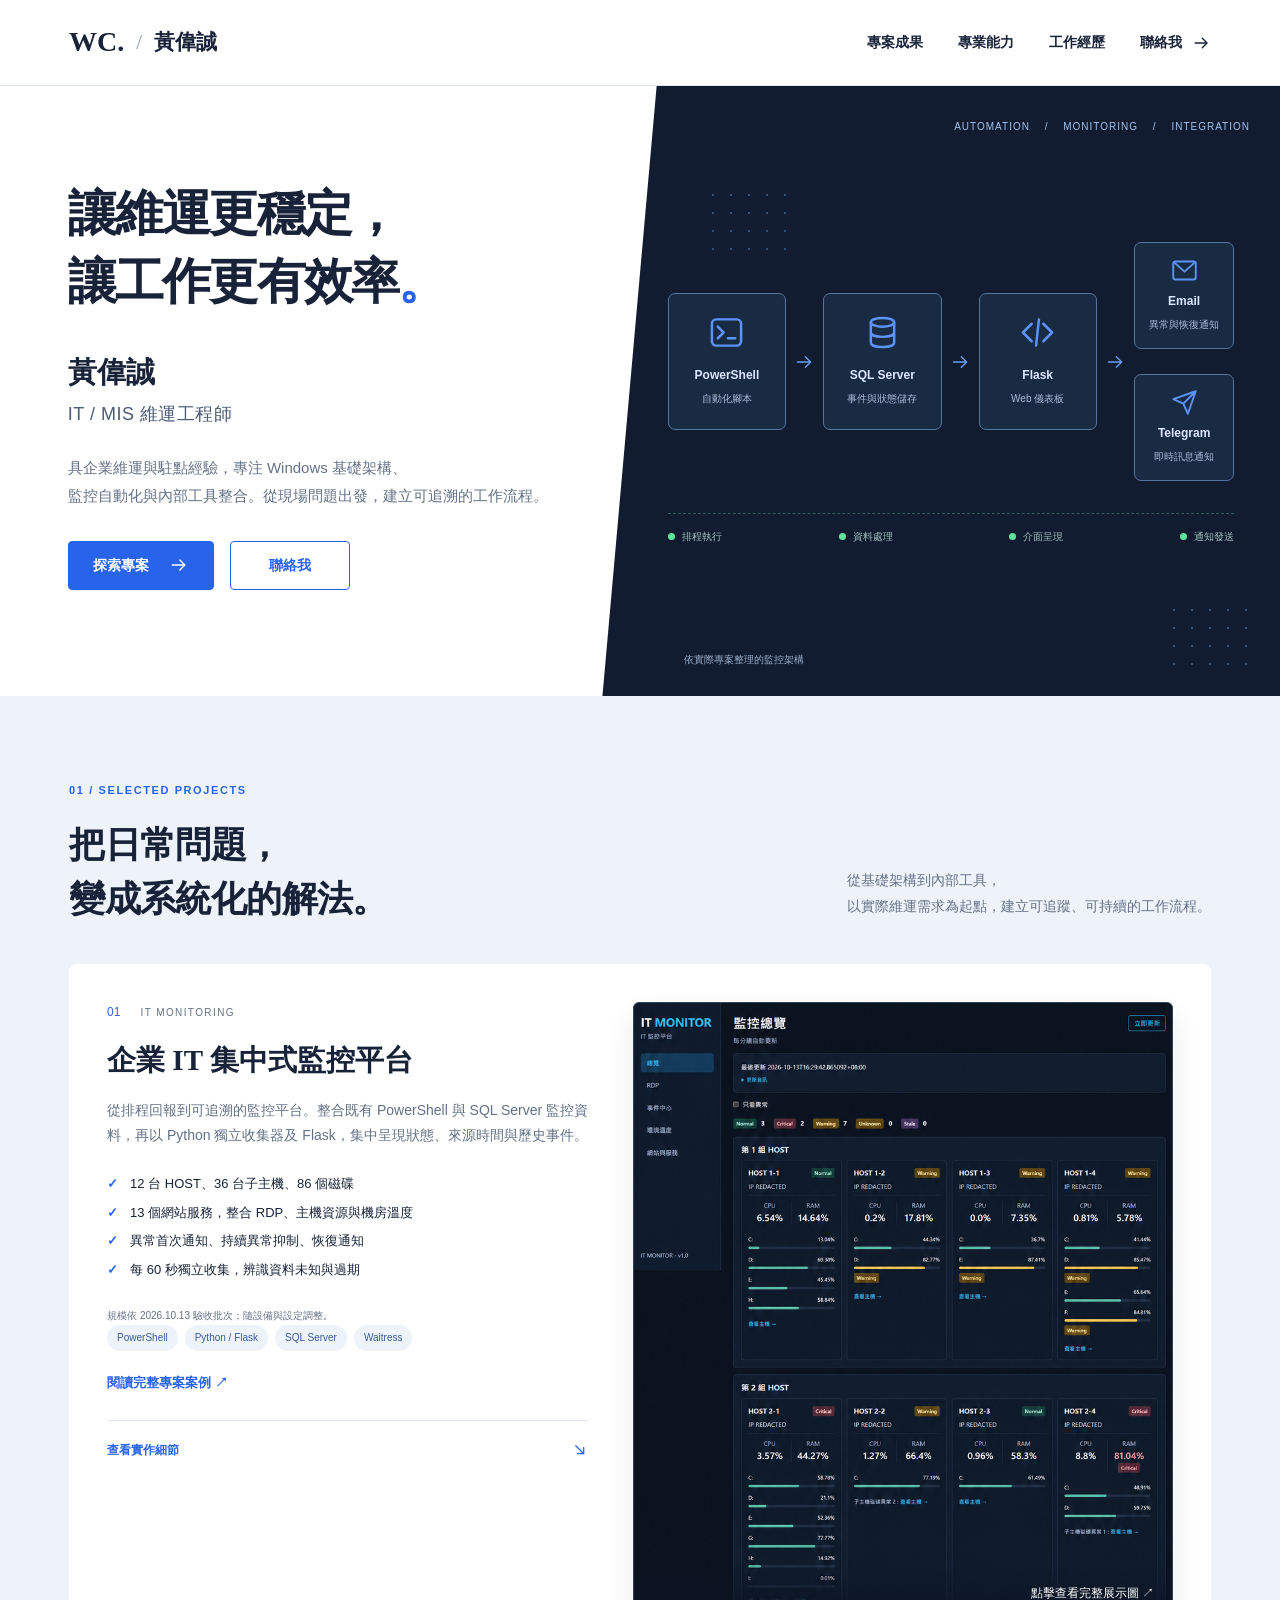
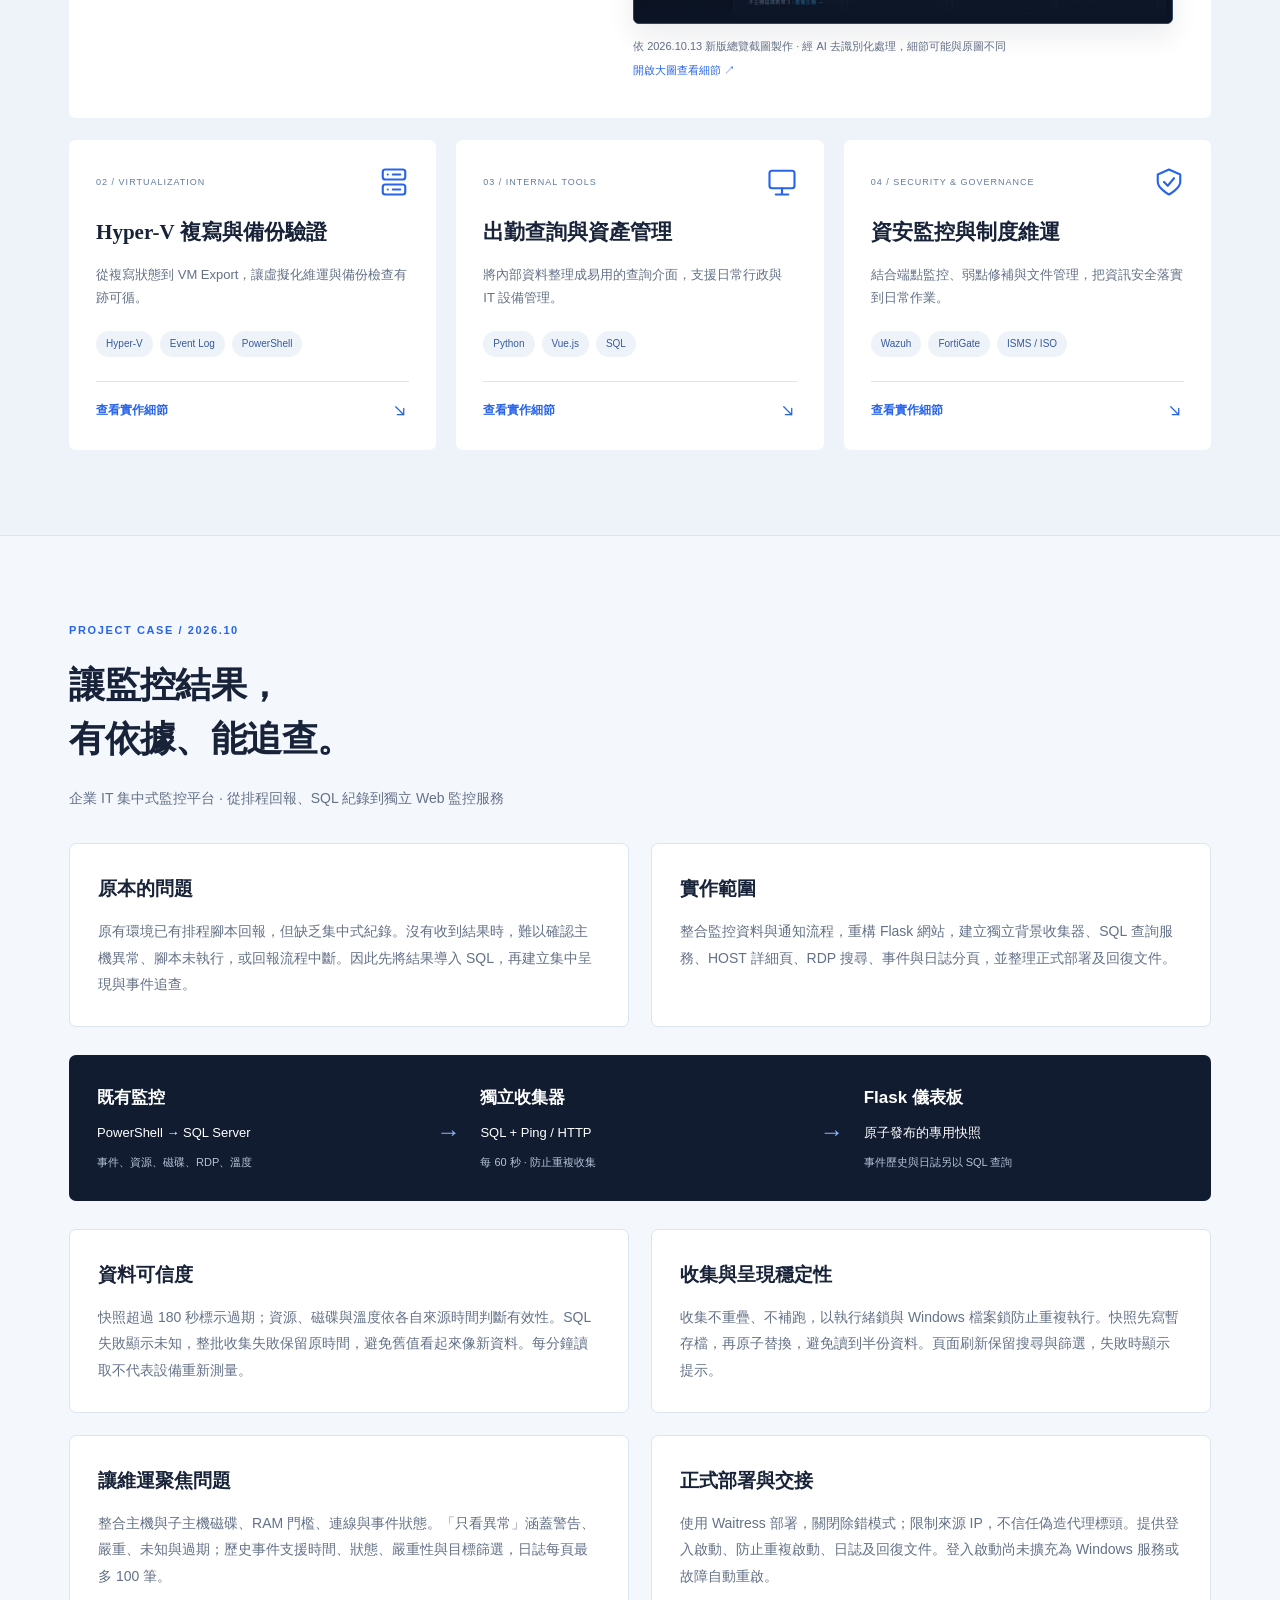
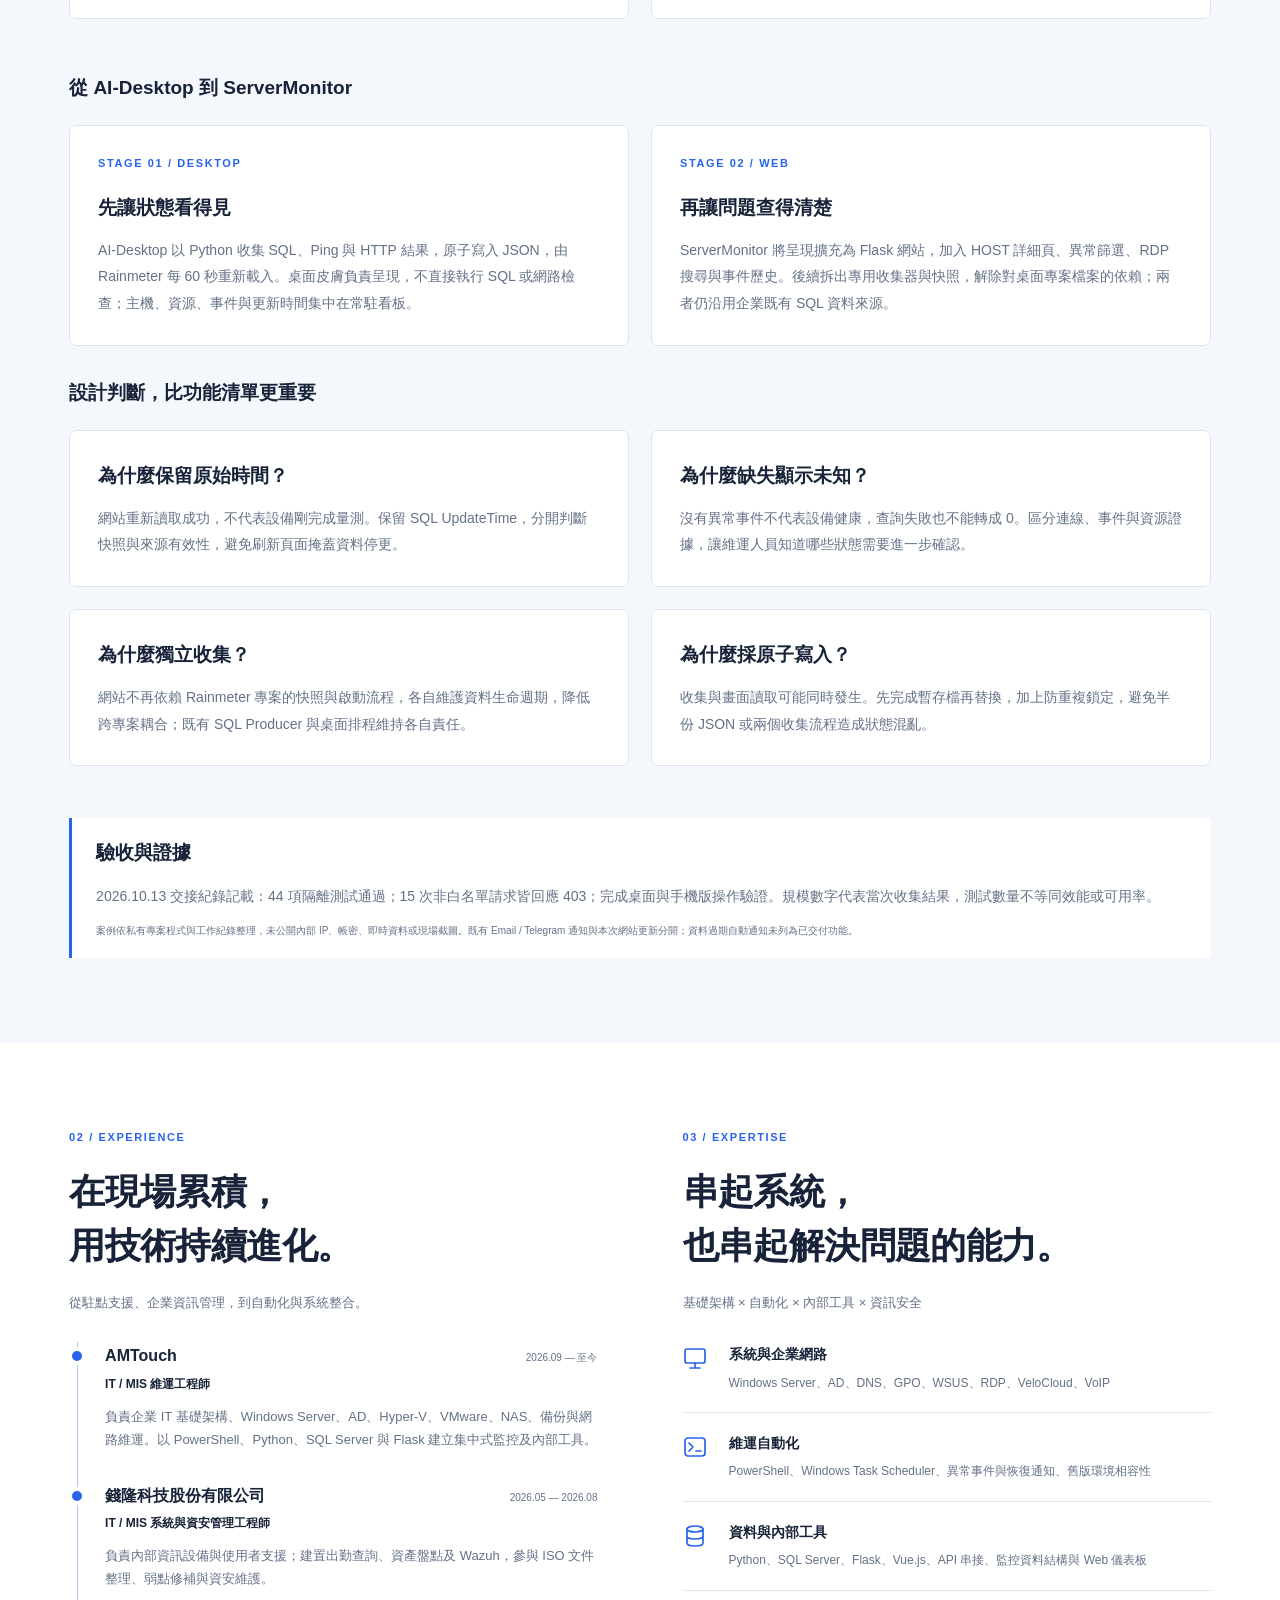
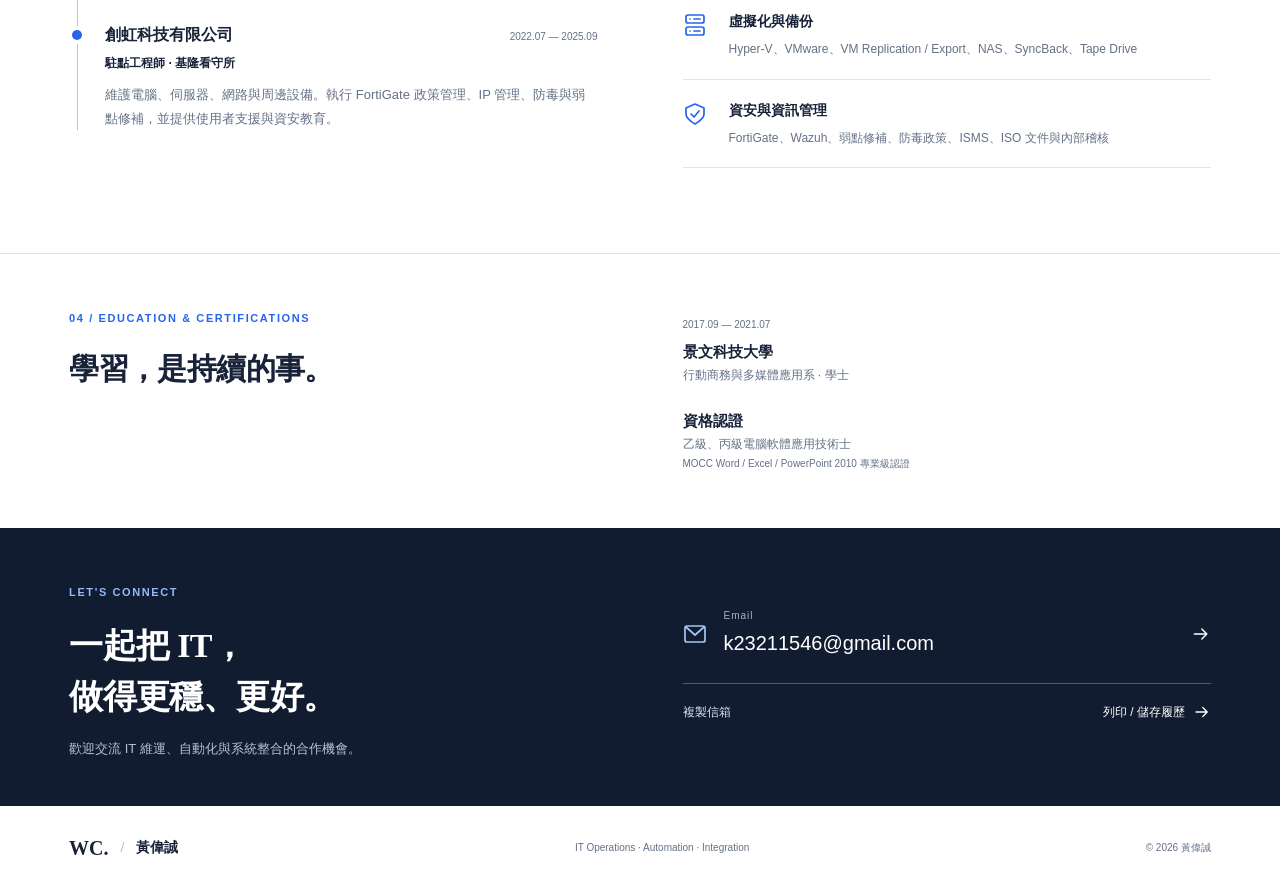
<file: index.html>
<!DOCTYPE html>
<html lang="zh-Hant"><head><meta charset="UTF-8"><meta name="viewport" content="width=device-width,initial-scale=1"><meta name="description" content="黃偉誠的 IT / MIS 作品集：企業維運、PowerShell 自動化、SQL Server 集中式監控、Flask 與資訊安全。"><meta name="theme-color" content="#111c30"><title>黃偉誠｜IT 維運、自動化與系統整合</title><link rel="icon" href="favicon.svg"><link rel="stylesheet" href="styles.css"><script src="script.js" defer></script></head><body>
<a class="skip" href="#main">跳至主要內容</a><header><a class="brand" href="#home"><b>WC.</b><span>/</span>黃偉誠</a><button class="menu" aria-expanded="false" aria-controls="nav">選單 ☰</button><nav id="nav" aria-label="主選單"><a href="#projects">專案成果</a><a href="#skills">專業能力</a><a href="#experience">工作經歷</a><a href="#contact">聯絡我 <svg><use href="#arrow"/></svg></a></nav></header>
<main id="main"><section class="hero" id="home"><div class="hero-copy"><h1>讓維運更穩定，<br>讓工作更有效率<span>。</span></h1><h2>黃偉誠</h2><p class="role">IT / MIS 維運工程師</p><p class="intro">具企業維運與駐點經驗，專注 Windows 基礎架構、<br>監控自動化與內部工具整合。從現場問題出發，建立可追溯的工作流程。</p><div class="actions"><a class="button primary" href="#projects">探索專案 <svg><use href="#arrow"/></svg></a><a class="button outline" href="#contact">聯絡我</a></div></div><div class="architecture"><div class="arch-title">AUTOMATION　 /　 MONITORING　 /　 INTEGRATION</div><div class="diagram" aria-label="PowerShell 蒐集資料，SQL Server 儲存事件，Flask 呈現狀態，Email 與 Telegram 發送通知"><div class="node"><svg><use href="#terminal"/></svg><b>PowerShell</b><small>自動化腳本</small></div><svg class="connector"><use href="#arrow"/></svg><div class="node"><svg><use href="#database"/></svg><b>SQL Server</b><small>事件與狀態儲存</small></div><svg class="connector"><use href="#arrow"/></svg><div class="node"><svg><use href="#code"/></svg><b>Flask</b><small>Web 儀表板</small></div><svg class="connector"><use href="#arrow"/></svg><div class="notify"><div class="node"><svg><use href="#mail"/></svg><b>Email</b><small>異常與恢復通知</small></div><div class="node"><svg><use href="#send"/></svg><b>Telegram</b><small>即時訊息通知</small></div></div></div><div class="pipeline"><span>排程執行</span><span>資料處理</span><span>介面呈現</span><span>通知發送</span></div><p class="arch-note">依實際專案整理的監控架構</p></div></section>
<section class="projects section" id="projects"><div class="section-heading"><div><span class="label">01 / SELECTED PROJECTS</span><h2>把日常問題，<br>變成系統化的解法。</h2></div><p>從基礎架構到內部工具，<br>以實際維運需求為起點，建立可追蹤、可持續的工作流程。</p></div><article class="featured project"><div><div class="index">01 <span>IT MONITORING</span></div><h3>企業 IT 集中式監控平台</h3><p>從排程回報到可追溯的監控平台。整合既有 PowerShell 與 SQL Server 監控資料，再以 Python 獨立收集器及 Flask，集中呈現狀態、來源時間與歷史事件。</p><ul class="checks"><li>12 台 HOST、36 台子主機、86 個磁碟</li><li>13 個網站服務，整合 RDP、主機資源與機房溫度</li><li>異常首次通知、持續異常抑制、恢復通知</li><li>每 60 秒獨立收集，辨識資料未知與過期</li></ul><p class="muted">規模依 2026.10.13 驗收批次；隨設備與設定調整。</p><div class="tags"><span>PowerShell</span><span>Python / Flask</span><span>SQL Server</span><span>Waitress</span></div><a class="case-link" href="#monitoring-case">閱讀完整專案案例 ↗</a><details><summary>查看實作細節 <svg><use href="#arrow"/></svg></summary><div class="detail"><h4>從腳本到完整資料流程</h4><p>建立 MonitorEvent、MonitorLog、ServerDiskStatus、ServerResourceStatus、RDP Session History 等資料結構。新版收集器整合 SQL 與 Ping / HTTP，發布網站專用快照；事件歷史與日誌另以 SQL 分頁查詢。</p><h4>為舊環境保留相容性</h4><p>針對不同 Windows Server 與 PowerShell 版本，調整 WMI、TCP 與網路檢測方式，並維護排程與告警流程。</p></div></details></div><figure class="project-screen"><a href="assets/it-monitor-public.png" target="_blank" rel="noopener" aria-label="開啟監控平台去識別化展示圖"><img src="assets/it-monitor-public.png" alt="IT 監控平台展示圖：12 台主機資源、RDP 工作階段、Web 服務與機房溫度；內部資訊已去識別化。" width="891" height="1766" loading="lazy"></a><figcaption>依 2026.10.13 新版總覽截圖製作 · 經 AI 去識別化處理，細節可能與原圖不同<br><a href="assets/it-monitor-public.png" target="_blank" rel="noopener">開啟大圖查看細節 ↗</a></figcaption></figure></article><div class="project-grid">
<article class="project secondary"><div class="card-top"><span>02 / VIRTUALIZATION</span><svg><use href="#server"/></svg></div><h3>Hyper-V 複寫與備份驗證</h3><p>從複寫狀態到 VM Export，讓虛擬化維運與備份檢查有跡可循。</p><div class="tags"><span>Hyper-V</span><span>Event Log</span><span>PowerShell</span></div><details><summary>查看實作細節 <svg><use href="#arrow"/></svg></summary><div class="detail"><p>整合 Replication Warning / Critical、複寫百分比與 Hyper-V Event Log；驗證 VM Export 與備份狀態，處理 Merge Job / AVHDX，並監控 Host CPU、Memory、Disk。</p></div></details></article>
<article class="project secondary"><div class="card-top"><span>03 / INTERNAL TOOLS</span><svg><use href="#monitor"/></svg></div><h3>出勤查詢與資產管理</h3><p>將內部資料整理成易用的查詢介面，支援日常行政與 IT 設備管理。</p><div class="tags"><span>Python</span><span>Vue.js</span><span>SQL</span></div><details><summary>查看實作細節 <svg><use href="#arrow"/></svg></summary><div class="detail"><p>於錢隆科技使用 Python、Vue.js、SQL 建置打卡與請假查詢系統，整合出勤資料並製作儀表板；另自行建置資產盤點網站，協助管理資訊設備。</p></div></details></article>
<article class="project secondary"><div class="card-top"><span>04 / SECURITY & GOVERNANCE</span><svg><use href="#shield"/></svg></div><h3>資安監控與制度維運</h3><p>結合端點監控、弱點修補與文件管理，把資訊安全落實到日常作業。</p><div class="tags"><span>Wazuh</span><span>FortiGate</span><span>ISMS / ISO</span></div><details><summary>查看實作細節 <svg><use href="#arrow"/></svg></summary><div class="detail"><p>實際建置與操作 Wazuh，進行基本端點監控與安全資訊分析；依弱掃與滲透測試報告執行修補，參與防毒政策、USB 掃毒、資安教育、ISO 四階文件整理與內部稽核。</p></div></details></article></div></section>
<section class="section case-study" id="monitoring-case"><span class="label">PROJECT CASE / 2026.10</span><h2>讓監控結果，<br>有依據、能追查。</h2><p class="case-intro">企業 IT 集中式監控平台 · 從排程回報、SQL 紀錄到獨立 Web 監控服務</p><div class="case-grid"><article><h3>原本的問題</h3><p>原有環境已有排程腳本回報，但缺乏集中式紀錄。沒有收到結果時，難以確認主機異常、腳本未執行，或回報流程中斷。因此先將結果導入 SQL，再建立集中呈現與事件追查。</p></article><article><h3>實作範圍</h3><p>整合監控資料與通知流程，重構 Flask 網站，建立獨立背景收集器、SQL 查詢服務、HOST 詳細頁、RDP 搜尋、事件與日誌分頁，並整理正式部署及回復文件。</p></article></div><div class="case-flow"><div><b>既有監控</b><span>PowerShell → SQL Server</span><small>事件、資源、磁碟、RDP、溫度</small></div><span class="flow-arrow" aria-hidden="true">→</span><div><b>獨立收集器</b><span>SQL + Ping / HTTP</span><small>每 60 秒 · 防止重複收集</small></div><span class="flow-arrow" aria-hidden="true">→</span><div><b>Flask 儀表板</b><span>原子發布的專用快照</span><small>事件歷史與日誌另以 SQL 查詢</small></div></div><div class="case-grid"><article><h3>資料可信度</h3><p>快照超過 180 秒標示過期；資源、磁碟與溫度依各自來源時間判斷有效性。SQL 失敗顯示未知，整批收集失敗保留原時間，避免舊值看起來像新資料。每分鐘讀取不代表設備重新測量。</p></article><article><h3>收集與呈現穩定性</h3><p>收集不重疊、不補跑，以執行緒鎖與 Windows 檔案鎖防止重複執行。快照先寫暫存檔，再原子替換，避免讀到半份資料。頁面刷新保留搜尋與篩選，失敗時顯示提示。</p></article><article><h3>讓維運聚焦問題</h3><p>整合主機與子主機磁碟、RAM 門檻、連線與事件狀態。「只看異常」涵蓋警告、嚴重、未知與過期；歷史事件支援時間、狀態、嚴重性與目標篩選，日誌每頁最多 100 筆。</p></article><article><h3>正式部署與交接</h3><p>使用 Waitress 部署，關閉除錯模式；限制來源 IP，不信任偽造代理標頭。提供登入啟動、防止重複啟動、日誌及回復文件。登入啟動尚未擴充為 Windows 服務或故障自動重啟。</p></article></div><div class="case-validation evolution"><h3>從 AI-Desktop 到 ServerMonitor</h3><div class="case-grid"><article><span class="label">STAGE 01 / DESKTOP</span><h3>先讓狀態看得見</h3><p>AI-Desktop 以 Python 收集 SQL、Ping 與 HTTP 結果，原子寫入 JSON，由 Rainmeter 每 60 秒重新載入。桌面皮膚負責呈現，不直接執行 SQL 或網路檢查；主機、資源、事件與更新時間集中在常駐看板。</p></article><article><span class="label">STAGE 02 / WEB</span><h3>再讓問題查得清楚</h3><p>ServerMonitor 將呈現擴充為 Flask 網站，加入 HOST 詳細頁、異常篩選、RDP 搜尋與事件歷史。後續拆出專用收集器與快照，解除對桌面專案檔案的依賴；兩者仍沿用企業既有 SQL 資料來源。</p></article></div><h3 class="decision-title">設計判斷，比功能清單更重要</h3><div class="case-grid"><article><h3>為什麼保留原始時間？</h3><p>網站重新讀取成功，不代表設備剛完成量測。保留 SQL UpdateTime，分開判斷快照與來源有效性，避免刷新頁面掩蓋資料停更。</p></article><article><h3>為什麼缺失顯示未知？</h3><p>沒有異常事件不代表設備健康，查詢失敗也不能轉成 0。區分連線、事件與資源證據，讓維運人員知道哪些狀態需要進一步確認。</p></article><article><h3>為什麼獨立收集？</h3><p>網站不再依賴 Rainmeter 專案的快照與啟動流程，各自維護資料生命週期，降低跨專案耦合；既有 SQL Producer 與桌面排程維持各自責任。</p></article><article><h3>為什麼採原子寫入？</h3><p>收集與畫面讀取可能同時發生。先完成暫存檔再替換，加上防重複鎖定，避免半份 JSON 或兩個收集流程造成狀態混亂。</p></article></div></div><div class="case-validation"><h3>驗收與證據</h3><p>2026.10.13 交接紀錄記載：44 項隔離測試通過；15 次非白名單請求皆回應 403；完成桌面與手機版操作驗證。規模數字代表當次收集結果，測試數量不等同效能或可用率。</p><p class="muted">案例依私有專案程式與工作紀錄整理，未公開內部 IP、帳密、即時資料或現場截圖。既有 Email / Telegram 通知與本次網站更新分開；資料過期自動通知未列為已交付功能。</p></div></section><section class="background section"><div id="experience"><span class="label">02 / EXPERIENCE</span><h2>在現場累積，<br>用技術持續進化。</h2><p class="description">從駐點支援、企業資訊管理，到自動化與系統整合。</p><div class="timeline"><article><div class="job"><h3>AMTouch</h3><time>2026.09 — 至今</time></div><h4>IT / MIS 維運工程師</h4><p>負責企業 IT 基礎架構、Windows Server、AD、Hyper-V、VMware、NAS、備份與網路維運。以 PowerShell、Python、SQL Server 與 Flask 建立集中式監控及內部工具。</p></article><article><div class="job"><h3>錢隆科技股份有限公司</h3><time>2026.05 — 2026.08</time></div><h4>IT / MIS 系統與資安管理工程師</h4><p>負責內部資訊設備與使用者支援；建置出勤查詢、資產盤點及 Wazuh，參與 ISO 文件整理、弱點修補與資安維護。</p></article><article><div class="job"><h3>創虹科技有限公司</h3><time>2022.07 — 2025.09</time></div><h4>駐點工程師 · 基隆看守所</h4><p>維護電腦、伺服器、網路與周邊設備。執行 FortiGate 政策管理、IP 管理、防毒與弱點修補，並提供使用者支援與資安教育。</p></article></div></div><div id="skills"><span class="label">03 / EXPERTISE</span><h2>串起系統，<br>也串起解決問題的能力。</h2><p class="description">基礎架構 × 自動化 × 內部工具 × 資訊安全</p><div class="skill-list"><div><svg><use href="#monitor"/></svg><div><h3>系統與企業網路</h3><p>Windows Server、AD、DNS、GPO、WSUS、RDP、VeloCloud、VoIP</p></div></div><div><svg><use href="#terminal"/></svg><div><h3>維運自動化</h3><p>PowerShell、Windows Task Scheduler、異常事件與恢復通知、舊版環境相容性</p></div></div><div><svg><use href="#database"/></svg><div><h3>資料與內部工具</h3><p>Python、SQL Server、Flask、Vue.js、API 串接、監控資料結構與 Web 儀表板</p></div></div><div><svg><use href="#server"/></svg><div><h3>虛擬化與備份</h3><p>Hyper-V、VMware、VM Replication / Export、NAS、SyncBack、Tape Drive</p></div></div><div><svg><use href="#shield"/></svg><div><h3>資安與資訊管理</h3><p>FortiGate、Wazuh、弱點修補、防毒政策、ISMS、ISO 文件與內部稽核</p></div></div></div></div></section>
<section class="education section"><div><span class="label">04 / EDUCATION & CERTIFICATIONS</span><h2>學習，是持續的事。</h2></div><div><article><span class="muted">2017.09 — 2021.07</span><h3>景文科技大學</h3><p>行動商務與多媒體應用系 · 學士</p></article><article><h3>資格認證</h3><p>乙級、丙級電腦軟體應用技術士</p><p class="muted">MOCC Word / Excel / PowerPoint 2010 專業級認證</p></article></div></section>
<section class="contact section" id="contact"><div><span class="label">LET'S CONNECT</span><h2>一起把 IT，<br>做得更穩、更好。</h2><p>歡迎交流 IT 維運、自動化與系統整合的合作機會。</p></div><div><a class="email" href="mailto:k23211546@gmail.com"><svg><use href="#mail"/></svg><span><small>Email</small>k23211546@gmail.com</span><svg><use href="#arrow"/></svg></a><div class="utilities"><button id="copy">複製信箱</button><a href="resume.html" target="_blank" rel="noopener">列印 / 儲存履歷 <svg><use href="#arrow"/></svg></a></div><p id="status" role="status" aria-live="polite"></p></div></section></main><footer><a class="brand" href="#home"><b>WC.</b><span>/</span>黃偉誠</a><span>IT Operations · Automation · Integration</span><small>© 2026 黃偉誠</small></footer>
<svg class="library" xmlns="http://www.w3.org/2000/svg" aria-hidden="true"><defs><symbol id="arrow" viewBox="0 0 24 24"><path d="M4 12h15m-6-6 6 6-6 6"/></symbol><symbol id="terminal" viewBox="0 0 24 24"><rect x="2" y="3" width="20" height="18" rx="3"/><path d="m6 8 4 4-4 4m7 0h5"/></symbol><symbol id="database" viewBox="0 0 24 24"><ellipse cx="12" cy="5" rx="8" ry="3"/><path d="M4 5v14c0 4 16 4 16 0V5M4 12c0 4 16 4 16 0"/></symbol><symbol id="code" viewBox="0 0 24 24"><path d="m8 6-6 6 6 6m8-12 6 6-6 6m-3-15-2 18"/></symbol><symbol id="mail" viewBox="0 0 24 24"><rect x="2" y="4" width="20" height="16" rx="2"/><path d="m3 5 9 8 9-8"/></symbol><symbol id="send" viewBox="0 0 24 24"><path d="m22 2-7 20-4-9-9-4 20-7ZM11 13 22 2"/></symbol><symbol id="server" viewBox="0 0 24 24"><rect x="3" y="2" width="18" height="8" rx="2"/><rect x="3" y="14" width="18" height="8" rx="2"/><path d="M7 6h.01M7 18h.01M11 6h6m-6 12h6"/></symbol><symbol id="monitor" viewBox="0 0 24 24"><rect x="2" y="3" width="20" height="14" rx="2"/><path d="M12 17v5m-5 0h10"/></symbol><symbol id="shield" viewBox="0 0 24 24"><path d="m12 2 9 4v6c0 5-9 10-9 10S3 17 3 12V6l9-4Z"/><path d="m8 12 3 3 5-6"/></symbol></defs></svg></body></html>
</file>
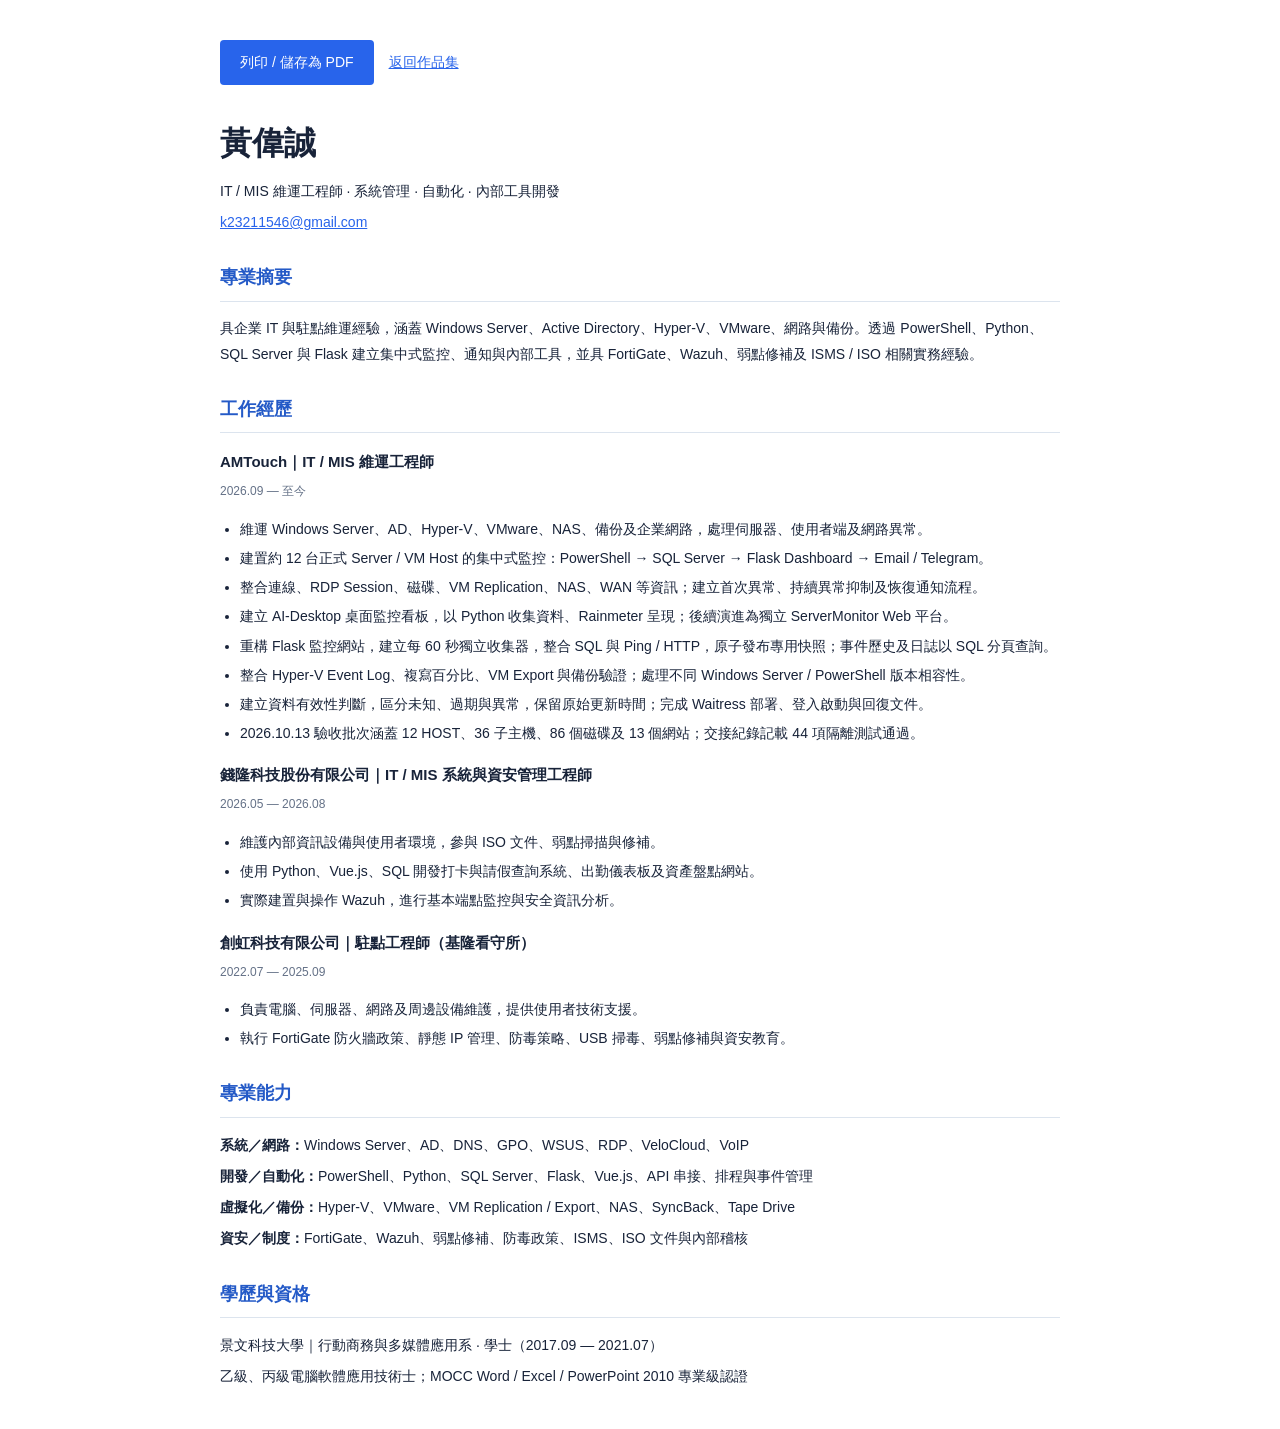
<file: resume.html>
<!DOCTYPE html><html lang="zh-Hant"><head><meta charset="UTF-8"><meta name="viewport" content="width=device-width,initial-scale=1"><title>黃偉誠｜專業履歷</title><style>*{box-sizing:border-box}body{font:14px/1.8 'Segoe UI','Microsoft JhengHei',sans-serif;color:#182339;max-width:900px;margin:40px auto;padding:0 30px}h1{font-size:32px;margin:0}h2{font-size:18px;border-bottom:1px solid #dce4ee;padding-bottom:7px;margin-top:26px;color:#245ac7}h3{font-size:15px;margin-bottom:4px}p{margin:6px 0}ul{padding-left:20px}li{margin:4px 0}.toolbar{display:flex;gap:15px;margin-bottom:30px;align-items:center}button{background:#2864eb;border:0;color:white;border-radius:4px;padding:10px 20px;font:inherit;cursor:pointer}a{color:#2864eb}.muted{color:#647187;font-size:12px}.job{break-inside:avoid}@page{size:A4;margin:15mm}@media print{body{max-width:none;margin:0;padding:0;font-size:10pt;line-height:1.6}.toolbar{display:none}h2{margin-top:18px;font-size:13pt}h1{font-size:24pt}a{color:inherit;text-decoration:none}}</style></head><body><div class="toolbar"><button onclick="window.print()">列印 / 儲存為 PDF</button><a href="index.html">返回作品集</a></div><h1>黃偉誠</h1><p>IT / MIS 維運工程師 · 系統管理 · 自動化 · 內部工具開發</p><p><a href="mailto:k23211546@gmail.com">k23211546@gmail.com</a></p><h2>專業摘要</h2><p>具企業 IT 與駐點維運經驗，涵蓋 Windows Server、Active Directory、Hyper-V、VMware、網路與備份。透過 PowerShell、Python、SQL Server 與 Flask 建立集中式監控、通知與內部工具，並具 FortiGate、Wazuh、弱點修補及 ISMS / ISO 相關實務經驗。</p><h2>工作經歷</h2><article class="job"><h3>AMTouch｜IT / MIS 維運工程師</h3><p class="muted">2026.09 — 至今</p><ul><li>維運 Windows Server、AD、Hyper-V、VMware、NAS、備份及企業網路，處理伺服器、使用者端及網路異常。</li><li>建置約 12 台正式 Server / VM Host 的集中式監控：PowerShell → SQL Server → Flask Dashboard → Email / Telegram。</li><li>整合連線、RDP Session、磁碟、VM Replication、NAS、WAN 等資訊；建立首次異常、持續異常抑制及恢復通知流程。</li><li>建立 AI-Desktop 桌面監控看板，以 Python 收集資料、Rainmeter 呈現；後續演進為獨立 ServerMonitor Web 平台。</li><li>重構 Flask 監控網站，建立每 60 秒獨立收集器，整合 SQL 與 Ping / HTTP，原子發布專用快照；事件歷史及日誌以 SQL 分頁查詢。</li><li>整合 Hyper-V Event Log、複寫百分比、VM Export 與備份驗證；處理不同 Windows Server / PowerShell 版本相容性。</li><li>建立資料有效性判斷，區分未知、過期與異常，保留原始更新時間；完成 Waitress 部署、登入啟動與回復文件。</li><li>2026.10.13 驗收批次涵蓋 12 HOST、36 子主機、86 個磁碟及 13 個網站；交接紀錄記載 44 項隔離測試通過。</li></ul></article><article class="job"><h3>錢隆科技股份有限公司｜IT / MIS 系統與資安管理工程師</h3><p class="muted">2026.05 — 2026.08</p><ul><li>維護內部資訊設備與使用者環境，參與 ISO 文件、弱點掃描與修補。</li><li>使用 Python、Vue.js、SQL 開發打卡與請假查詢系統、出勤儀表板及資產盤點網站。</li><li>實際建置與操作 Wazuh，進行基本端點監控與安全資訊分析。</li></ul></article><article class="job"><h3>創虹科技有限公司｜駐點工程師（基隆看守所）</h3><p class="muted">2022.07 — 2025.09</p><ul><li>負責電腦、伺服器、網路及周邊設備維護，提供使用者技術支援。</li><li>執行 FortiGate 防火牆政策、靜態 IP 管理、防毒策略、USB 掃毒、弱點修補與資安教育。</li></ul></article><h2>專業能力</h2><p><strong>系統／網路：</strong>Windows Server、AD、DNS、GPO、WSUS、RDP、VeloCloud、VoIP</p><p><strong>開發／自動化：</strong>PowerShell、Python、SQL Server、Flask、Vue.js、API 串接、排程與事件管理</p><p><strong>虛擬化／備份：</strong>Hyper-V、VMware、VM Replication / Export、NAS、SyncBack、Tape Drive</p><p><strong>資安／制度：</strong>FortiGate、Wazuh、弱點修補、防毒政策、ISMS、ISO 文件與內部稽核</p><h2>學歷與資格</h2><p>景文科技大學｜行動商務與多媒體應用系 · 學士（2017.09 — 2021.07）</p><p>乙級、丙級電腦軟體應用技術士；MOCC Word / Excel / PowerPoint 2010 專業級認證</p></body></html>
</file>
<file: styles.css>
:root{--navy:#111c30;--blue:#2864eb;--pale:#eef3fa;--text:#182339;--muted:#647187;--line:#dce4ee;--serif:Georgia,'Noto Serif TC','PMingLiU',serif}*{box-sizing:border-box}html{scroll-behavior:smooth;scroll-padding-top:100px}body{margin:0;color:var(--text);background:#fff;font:16px/1.8 Inter,'Segoe UI','Microsoft JhengHei',sans-serif}a{color:inherit;text-decoration:none}button{font:inherit;cursor:pointer}p,h1,h2,h3,h4{margin:0}svg{width:24px;height:24px;fill:none;stroke:currentColor;stroke-width:1.7;stroke-linecap:round;stroke-linejoin:round;flex-shrink:0}a:focus-visible,button:focus-visible,summary:focus-visible{outline:3px solid var(--blue);outline-offset:5px}.skip{position:fixed;top:-80px;background:white;padding:10px;z-index:20}.skip:focus{top:10px}header{height:86px;display:flex;align-items:center;justify-content:space-between;padding:0 5.4%;border-bottom:1px solid var(--line);background:#fff;position:sticky;top:0;z-index:10}.brand{display:flex;gap:12px;align-items:center;font-family:var(--serif);font-size:21px;font-weight:700}.brand b{font-size:28px}.brand>span{color:#8d9aad;font-weight:400}nav{display:flex;gap:35px;font-size:14px;font-weight:600}nav a{display:flex;gap:10px;align-items:center}nav a:hover{color:var(--blue)}nav svg{width:19px}.menu{display:none}.hero{display:grid;grid-template-columns:1fr 1.04fr;min-height:610px;overflow:hidden}.hero-copy{padding:94px 6% 83px 10.8%}h1{font-family:var(--serif);font-size:clamp(34px,3.8vw,58px);line-height:1.4;letter-spacing:-1.8px}h1 span{color:var(--blue)}.hero h2{font-family:var(--serif);font-size:29px;margin-top:30px}.role{font-size:18px;color:#4c5c75;letter-spacing:.5px}.intro{font-size:15px;color:var(--muted);margin-top:23px;line-height:1.9}.actions{display:flex;gap:16px;margin-top:30px}.button{display:inline-flex;align-items:center;justify-content:center;gap:20px;padding:11px 24px;border-radius:4px;font-size:14px;font-weight:600;min-height:49px;transition:transform .2s}.button:hover{transform:translateY(-3px)}.primary{background:var(--blue);color:#fff;border:1px solid var(--blue)}.outline{border:1px solid var(--blue);color:var(--blue);min-width:120px}.button svg{width:20px}.architecture{background:var(--navy);color:#dbe8ff;padding:38px 7% 32px 10%;position:relative;display:flex;flex-direction:column;justify-content:center;clip-path:polygon(8% 0,100% 0,100% 100%,0 100%);margin-left:-25px}.architecture:before,.architecture:after{content:'';position:absolute;width:95px;height:65px;background-image:radial-gradient(#4c82b3 1px,transparent 1px);background-size:18px 18px;opacity:.55}.architecture:before{left:15%;top:100px}.architecture:after{right:20px;bottom:30px}.arch-title{font-size:10px;letter-spacing:1px;color:#a2c2ed;position:absolute;top:32px;right:30px}.diagram{display:flex;align-items:center;gap:8px;z-index:1}.node{border:1px solid #5375a0;background:#192a43;border-radius:7px;display:flex;align-items:center;justify-content:center;flex-direction:column;padding:21px 8px;min-width:0;flex:1;text-align:center}.node>svg{width:35px;height:35px;color:#5c93ff;margin-bottom:15px}.node b{font-size:12px;font-weight:600;white-space:nowrap}.node small{font-size:10px;color:#a9bdd9;white-space:nowrap;margin-top:3px}.connector{width:21px;color:#689ded}.notify{display:flex;gap:25px;flex-direction:column;flex:1}.notify .node{padding:14px 7px}.notify .node>svg{width:27px;height:27px;margin-bottom:7px}.pipeline{display:flex;justify-content:space-between;font-size:10px;color:#a2c1bf;margin-top:32px;border-top:1px dashed #2b615b;padding-top:14px}.pipeline span:before{content:'';display:inline-block;width:7px;height:7px;background:#5ee49b;border-radius:50%;margin-right:7px}.arch-note{position:absolute;bottom:27px;left:12%;font-size:10px;color:#9bb0cc}.section{padding:85px 5.4%;scroll-margin-top:20px}.projects{background:var(--pale)}.section-heading{display:flex;justify-content:space-between;gap:50px;align-items:flex-end;margin-bottom:38px}.label{display:block;font-size:11px;letter-spacing:1.6px;color:var(--blue);font-weight:600;margin-bottom:17px}.section h2{font-family:var(--serif);font-size:36px;line-height:1.5;letter-spacing:-.6px}.section-heading>p{font-size:14px;color:var(--muted);max-width:370px;padding-bottom:7px}.project{background:#fff;border-radius:7px}.featured{display:grid;grid-template-columns:1.3fr 1fr;gap:44px;padding:38px}.index{font-size:12px;color:var(--blue);display:flex;gap:20px;align-items:center;margin-bottom:16px}.index span{font-size:10px;letter-spacing:1.4px;color:var(--muted)}.project h3{font-family:var(--serif);font-size:29px;line-height:1.5}.featured>div>p{margin-top:15px;color:var(--muted);font-size:14px}.checks{list-style:none;padding:0;margin:22px 0;font-size:13px;line-height:2.2}.checks li{position:relative;padding-left:23px}.checks li:before{content:'✓';position:absolute;left:0;color:var(--blue);font-weight:700}.tags{display:flex;flex-wrap:wrap;gap:7px}.tags span{font-size:10px;background:var(--pale);color:#375a9a;padding:4px 10px;border-radius:20px}details{border-top:1px solid var(--line);margin-top:24px}summary{display:flex;align-items:center;justify-content:space-between;cursor:pointer;font-size:12px;color:var(--blue);font-weight:600;padding:17px 0 0;list-style:none}summary::-webkit-details-marker{display:none}summary svg{width:18px;transform:rotate(45deg);transition:transform .2s}details[open] summary svg{transform:rotate(-45deg)}.detail{font-size:13px;color:var(--muted);padding-top:15px}.detail h4{font-size:13px;color:var(--text);margin:10px 0 5px}.project-visual{background:var(--navy);color:#fff;border-radius:4px;padding:26px 27px;display:flex;flex-direction:column;justify-content:center}.visual-title{display:flex;gap:12px;align-items:center;color:#97b8ec;font-size:9px;letter-spacing:1.4px}.visual-title svg{width:20px}.count{display:flex;align-items:center;gap:32px;padding:20px 0}.count>strong{font-size:90px;font-weight:400;letter-spacing:-6px;line-height:1.3;position:relative}.count sup{font-size:23px;position:absolute;right:-17px;top:4px;letter-spacing:0;color:#6392db}.count p{font-size:12px;color:#d0dbed}.count small{font-size:10px;color:#a1b2ce}.scopes{display:grid;grid-template-columns:1fr 1fr;gap:8px;border-top:1px solid #33415a;padding-top:22px;font-family:Consolas,monospace;font-size:11px;color:#b8ccea}.scopes span:before{content:'›';color:#62a1ff;margin-right:9px}.events{display:flex;gap:7px;align-items:center;font-size:10px;margin-top:28px}.events span{white-space:nowrap}.events i{height:1px;background:#48678b;flex:1}.caption{font-size:9px;color:#9baecb;margin-top:22px}.project-grid{display:grid;grid-template-columns:repeat(3,1fr);gap:20px;margin-top:22px;align-items:start}.secondary{padding:27px}.card-top{display:flex;justify-content:space-between;align-items:center;gap:10px;margin-bottom:20px;color:var(--blue)}.card-top span{font-size:9px;letter-spacing:1px;color:#637b9e}.card-top svg{width:30px;height:30px}.secondary h3{font-size:21px}.secondary>p{font-size:13px;color:var(--muted);margin:14px 0 20px;min-height:48px}.background{display:grid;grid-template-columns:1fr 1fr;gap:85px}.background>div{scroll-margin-top:110px}.description{color:var(--muted);font-size:13px;margin:18px 0 28px}.timeline{margin-left:8px;border-left:1px solid #b0c5ec;padding-left:27px}.timeline article{position:relative;margin-bottom:30px}.timeline article:last-child{margin-bottom:0}.timeline article:before{content:'';position:absolute;left:-33px;top:9px;width:10px;height:10px;background:var(--blue);border-radius:50%;box-shadow:0 0 0 4px #fff}.job{display:flex;justify-content:space-between;gap:15px;align-items:baseline}.job h3{font-size:16px}.job time{font-size:10px;color:var(--muted);white-space:nowrap}.current{font-size:10px;color:var(--blue)}.timeline h4{font-size:12px;font-weight:600;margin:3px 0 9px}.timeline p{font-size:13px;color:var(--muted)}.skill-list>div{display:flex;gap:22px;padding:18px 0;border-bottom:1px solid var(--line)}.skill-list>div:first-child{padding-top:0}.skill-list svg{color:var(--blue);margin-top:4px}.skill-list h3{font-size:14px}.skill-list p{font-size:12px;color:var(--muted);margin-top:5px}.education{border-top:1px solid var(--line);display:grid;grid-template-columns:1fr 1fr;gap:85px;padding-top:55px;padding-bottom:55px}.education h2{font-size:30px}.education article+article{margin-top:20px}.education h3{font-size:15px}.education p{font-size:12px;color:var(--muted)}.muted{font-size:10px!important;color:var(--muted)}.contact{background:var(--navy);color:#fff;display:grid;grid-template-columns:1fr 1fr;gap:85px;align-items:center;padding-top:55px;padding-bottom:45px}.contact .label{color:#94b9f7}.contact h2{font-size:34px}.contact p{font-size:13px;color:#b4c2d8;margin-top:15px}.email{display:flex;gap:17px;align-items:center;border-bottom:1px solid #4d5c74;padding:15px 0 22px;font-size:20px}.email>svg:first-child{color:#a5c4f4}.email small{display:block;color:#a5b5cc;font-size:10px;letter-spacing:1px}.email>svg:last-child{margin-left:auto;width:20px}.utilities{display:flex;justify-content:space-between;gap:20px;padding-top:16px;font-size:12px}.utilities button{background:none;border:0;color:#d8e4f6;padding:0;font-size:12px}.utilities a{display:flex;align-items:center;gap:8px}.utilities svg{width:18px}#status{min-height:20px;font-size:11px;margin-top:7px}footer{padding:24px 5.4%;display:flex;gap:20px;align-items:center;justify-content:space-between}footer .brand{font-size:14px}footer .brand b{font-size:20px}footer>span,footer small{font-size:10px;color:var(--muted)}.library{position:absolute;width:0;height:0;overflow:hidden}
@media(min-width:1600px){header,.section,footer{padding-left:max(5.4%,calc((100vw - 1428px)/2));padding-right:max(5.4%,calc((100vw - 1428px)/2))}.hero-copy{padding-left:max(10.8%,calc((100vw - 1428px)/2))}.hero{min-height:680px}}
@media(max-width:1100px){.hero{min-height:540px}.hero-copy{padding-top:70px;padding-bottom:65px}h1{font-size:37px}.architecture{padding-left:11%;padding-right:5%}.diagram{gap:4px}.node{padding:18px 5px}.node b{font-size:10px}.node small{font-size:8px}.connector{width:15px}.arch-title{font-size:8px;right:22px}.background,.education,.contact{gap:45px}.featured{gap:25px;padding:28px}.secondary{padding:23px}.secondary h3{font-size:18px}.section h2{font-size:30px}.email{font-size:17px}}
@media(max-width:760px){html{scroll-padding-top:80px}header{height:70px;padding:0 6%}.brand{font-size:17px}.brand b{font-size:24px}.menu{display:block;background:none;border:1px solid var(--line);border-radius:4px;font-size:12px;padding:7px 10px}nav{display:none;position:absolute;top:69px;left:0;right:0;background:#fff;box-shadow:0 12px 20px #111c3012;padding:20px 6%;gap:15px;flex-direction:column}nav.open{display:flex}nav a{padding:7px 0}.hero{grid-template-columns:1fr}.hero-copy{padding:57px 6% 48px}h1{font-size:clamp(30px,7.5vw,47px);letter-spacing:-1px}.hero h2{margin-top:24px;font-size:25px}.role{font-size:16px}.intro{font-size:13px}.intro br{display:none}.architecture{clip-path:none;margin:0;padding:70px 6% 65px;min-height:360px}.arch-title{top:24px;right:6%;font-size:8px}.architecture:before{top:50px;left:6%}.node b{font-size:10px}.node small{font-size:8px}.node>svg{width:29px;height:29px}.notify{gap:15px}.notify .node{padding:11px 4px}.diagram{gap:4px}.connector{width:15px}.arch-note{left:6%;bottom:21px}.pipeline{font-size:8px;margin-top:22px}.pipeline span:before{width:5px;height:5px;margin-right:4px}.section{padding:55px 6%}.section-heading{display:block;margin-bottom:27px}.section-heading>p{margin-top:19px;max-width:none;font-size:13px}.label{font-size:9px;margin-bottom:13px}.section h2{font-size:29px}.featured{display:flex;flex-direction:column;padding:24px;gap:27px}.project h3{font-size:23px}.featured>div>p{font-size:13px}.checks{font-size:11px;line-height:2.25}.project-visual{padding:23px}.count>strong{font-size:76px}.project-grid{grid-template-columns:1fr;gap:15px}.secondary{padding:25px}.secondary h3{font-size:22px}.secondary>p{min-height:0}.background,.education,.contact{grid-template-columns:1fr;gap:48px}.job{flex-wrap:wrap;gap:2px 15px}.job h3{font-size:15px}.timeline p{font-size:12px}.education{gap:25px}.contact{gap:22px}.contact h2{font-size:31px}.email{font-size:17px;gap:12px}.utilities{font-size:11px}.utilities button{font-size:11px}footer{padding:22px 6%;flex-wrap:wrap}footer>span{display:none}footer small{font-size:9px}}
.project-screen{margin:0;align-self:center;min-width:0}.project-screen>a{display:block;background:#192229;border:1px solid #30465d;border-radius:6px;overflow:hidden;box-shadow:0 12px 28px #111c3015}.project-screen img{display:block;width:100%;height:auto}.project-screen figcaption{font-size:11px;line-height:1.8;color:var(--muted);margin-top:13px}.project-screen figcaption a{color:var(--blue);display:inline-block;margin-top:4px}.project-screen>a:hover{outline:2px solid var(--blue);outline-offset:3px}.featured{grid-template-columns:1fr 1.12fr;align-items:start}@media(max-width:760px){.project-screen{width:100%}.project-screen figcaption{font-size:10px}}
@media(prefers-reduced-motion:reduce){html{scroll-behavior:auto}*,*:before,*:after{transition:none!important}}

.case-link{display:inline-block;color:var(--blue);font-size:13px;margin-top:20px;font-weight:600}.case-study{background:#f4f7fc;border-top:1px solid var(--line);scroll-margin-top:85px}.case-intro{color:var(--muted);margin:20px 0 32px;font-size:14px}.case-grid{display:grid;grid-template-columns:1fr 1fr;gap:22px}.case-grid article{background:white;border:1px solid var(--line);padding:28px;border-radius:7px}.case-grid h3,.case-validation h3{font-size:19px;margin-bottom:12px}.case-grid p,.case-validation p{font-size:14px;color:var(--muted);line-height:1.9}.case-flow{display:flex;align-items:center;gap:20px;background:var(--navy);color:white;padding:28px;margin:28px 0;border-radius:7px}.case-flow>div{flex:1;min-width:0}.case-flow b,.case-flow span,.case-flow small{display:block}.case-flow b{font-size:17px}.case-flow span{font-size:13px;margin-top:8px}.case-flow small{font-size:11px;color:#b4c2d8;margin-top:8px}.case-flow .flow-arrow{color:#8ab5ff;font-size:24px}.case-validation{margin-top:28px;border-left:3px solid var(--blue);padding:18px 24px;background:white}.case-validation p+p{margin-top:12px}@media(max-width:760px){.case-grid{grid-template-columns:1fr}.case-grid article{padding:22px}.case-flow{flex-direction:column;align-items:stretch;padding:24px}.case-flow .flow-arrow{align-self:center;transform:rotate(90deg);margin:0}.case-validation{padding:18px}.case-grid p,.case-validation p{font-size:13px}}

.evolution .case-grid{margin-top:20px}.evolution .decision-title{margin-top:30px}.evolution{border-left:0;background:transparent;padding:24px 0}.evolution .case-grid article{background:#fff}

.project-screen img{max-height:620px;object-fit:cover;object-position:top}.project-screen>a{position:relative}.project-screen>a:after{content:"點擊查看完整展示圖 ↗";position:absolute;bottom:0;left:0;right:0;padding:18px;background:linear-gradient(transparent,#0b1425);color:white;font-size:12px;text-align:right}@media(max-width:760px){.project-screen img{max-height:500px}}
</file>
